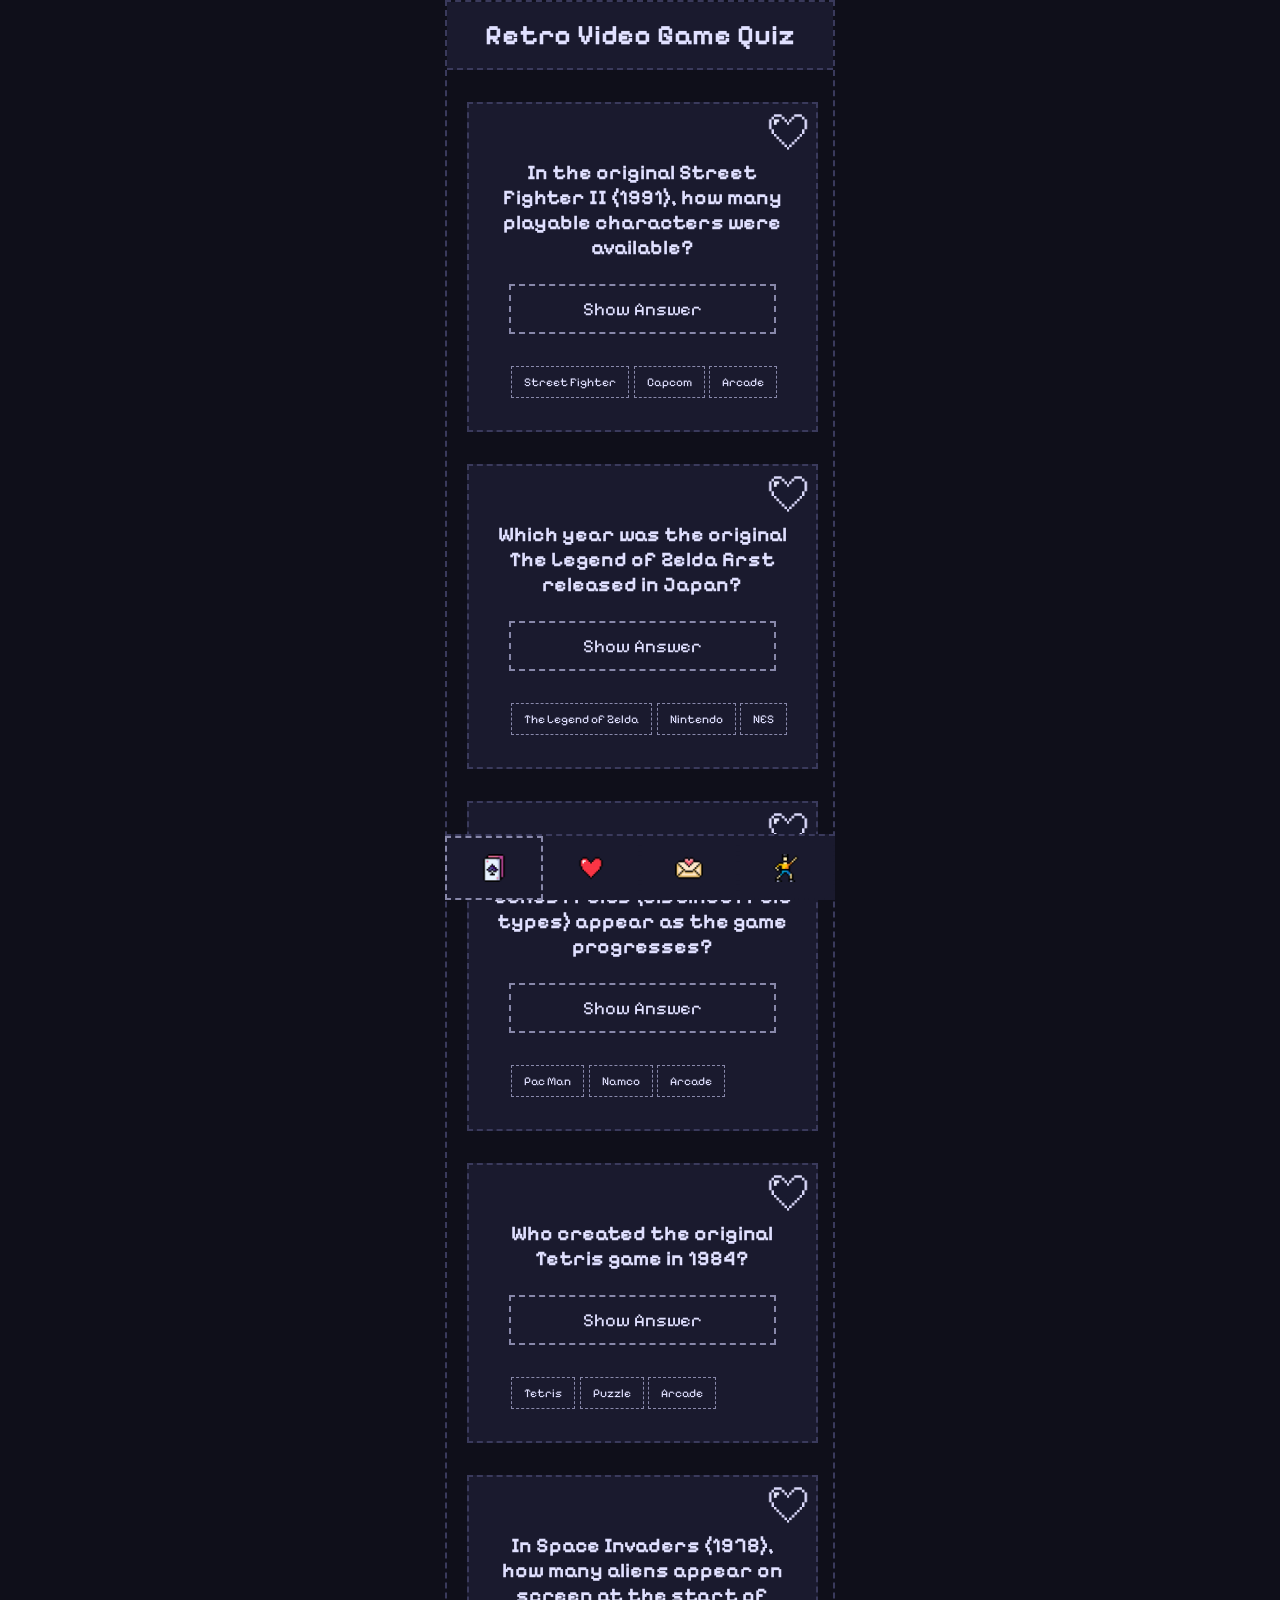
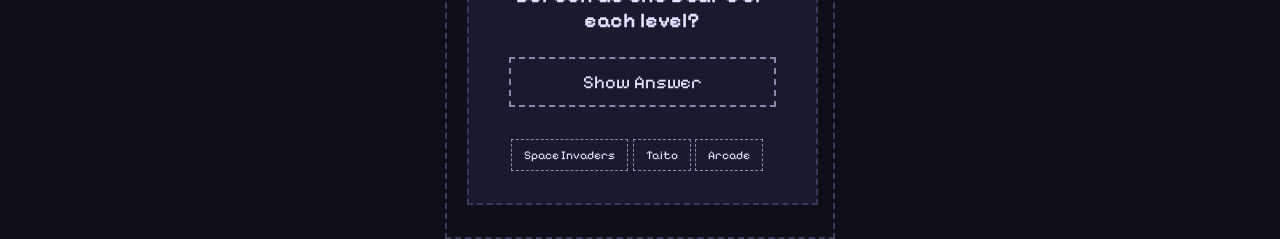
<file: index.html>
<!doctype html>
<html lang="en">
  <head>
    <meta charset="UTF-8" />
    <meta name="viewport" content="width=device-width, initial-scale=1.0" />
    <title>Retro Video Game Quiz</title>
    <link rel="stylesheet" href="css/styles.css" />
    <link rel="preconnect" href="https://fonts.googleapis.com" />
    <link rel="preconnect" href="https://fonts.gstatic.com" crossorigin />
    <link
      href="https://fonts.googleapis.com/css2?family=Pixelify+Sans:wght@400..700&display=swap"
      rel="stylesheet"
    />
    <script src="scripts/script.js" defer></script>
  </head>
  <body>
    <header><h1>Retro Video Game Quiz</h1></header>

    <main>
      <section class="card" aria-label="Question 1">
        <div class="bookmark-container">
          <button
            type="button"
            class="bookmark"
            aria-label="Add to bookmarks"
            data-js="bookmark-heart"
          ></button>
        </div>
        <div class="question">
          <h2>
            In the original Street Fighter II (1991), how many playable
            characters were available?
          </h2>
        </div>
        <div>
          <h3 class="answer" data-js="answer">8 characters</h3>
            <button type="button" class="btn toggle-btn" data-js="btn-answer">
            Show Answer</button>
        </div>
        <div>
          <ul class="tags" aria-label="Tags">
            <li>Street Fighter</li>
            <li>Capcom</li>
            <li>Arcade</li>
          </ul>
        </div>
      </section>

      <section class="card" aria-label="Question 2">
        <div class="bookmark-container">
          <button
            type="button"
            class="bookmark"
            aria-label="Add to bookmarks"
          ></button>
        </div>
        <div class="question">
          <h2>
            Which year was the original The Legend of Zelda first released in
            Japan?
          </h2>
        </div>
        <div>
          <h3 class="answer" data-js="answer">1986</h3>
            <button type="button" class="btn toggle-btn" data-js="btn-answer">
            Show Answer</button>
        </div>
        <div>
          <ul class="tags" aria-label="Tags">
            <li>The Legend of Zelda</li>
            <li>Nintendo</li>
            <li>NES</li>
          </ul>
        </div>
      </section>
      <section class="card" aria-label="Question 3">
        <div class="bookmark-container">
          <button
            type="button"
            class="bookmark"
            aria-label="Add to bookmarks"
          ></button>
        </div>
        <div class="question">
          <h2>
            In Pac-Man (1980), how many bonus fruits (distinct fruit types)
            appear as the game progresses?
          </h2>
        </div>
        <div>
          <h3 class="answer" data-js="answer">8 fruit types</h3>
            <button type="button" class="btn toggle-btn" data-js="btn-answer">
            Show Answer</button>
        </div>
        <div>
          <ul class="tags" aria-label="Tags">
            <li>Pac Man</li>
            <li>Namco</li>
            <li>Arcade</li>
          </ul>
        </div>
      </section>
      <section class="card" aria-label="Question 4">
        <div class="bookmark-container">
          <button
            type="button"
            class="bookmark"
            aria-label="Add to bookmarks"
          ></button>
        </div>
        <div class="question">
          <h2>
            Who created the original Tetris game in 1984?
          </h2>
        </div>
        <div>
          <h3 class="answer" data-js="answer">Alexey Pajitnov</h3>
            <button type="button" class="btn toggle-btn" data-js="btn-answer">
            Show Answer</button>
        </div>
        <div>
          <ul class="tags" aria-label="Tags">
            <li>Tetris</li>
            <li>Puzzle</li>
            <li>Arcade</li>
          </ul>
        </div>
      </section>

      <section class="card" aria-label="Question 5">
        <div class="bookmark-container">
          <button
            type="button"
            class="bookmark"
            aria-label="Add to bookmarks"
          ></button>
        </div>
        <div class="question">
          <h2>
             In Space Invaders (1978), how many aliens appear on screen
             at the start of each level?
          </h2>
        </div>
        <div>
          <h3 class="answer" data-js="answer">55 aliens (5 rows of 11)</h3>
            <button type="button" class="btn toggle-btn" data-js="btn-answer">
            Show Answer</button>
        </div>
        <div>
          <ul class="tags" aria-label="Tags">
            <li>Space Invaders</li>
            <li>Taito</li>
            <li>Arcade</li>
          </ul>
        </div>
      </section>
    </main>

    <footer>
     <nav aria-label="Main navigation">
        <ul class="footer">
            <li class="current">
               <a href="index.html">
                <img src="./assets/gambling.png" alt="Start quiz" />
               </a>
              </li>
            <li>
                <a href="bookmark.html">
                  <img src="./assets/heart-main.png" alt="Favorites" /> 
                </a>
            </li>
            <li>
                <a href="form.html">
                  <img src="./assets/mail.png" alt="Form" /> 
                </a>
            </li>
            <li>
              <a href="profile.html" aria-current="page">
                <img
                  src="./assets/dancing.png"
                  alt="Profile (Current page)"
                />
              </a>
            </li>
        </ul>
      </nav>
    </footer>
  </body>
</html>
</file>
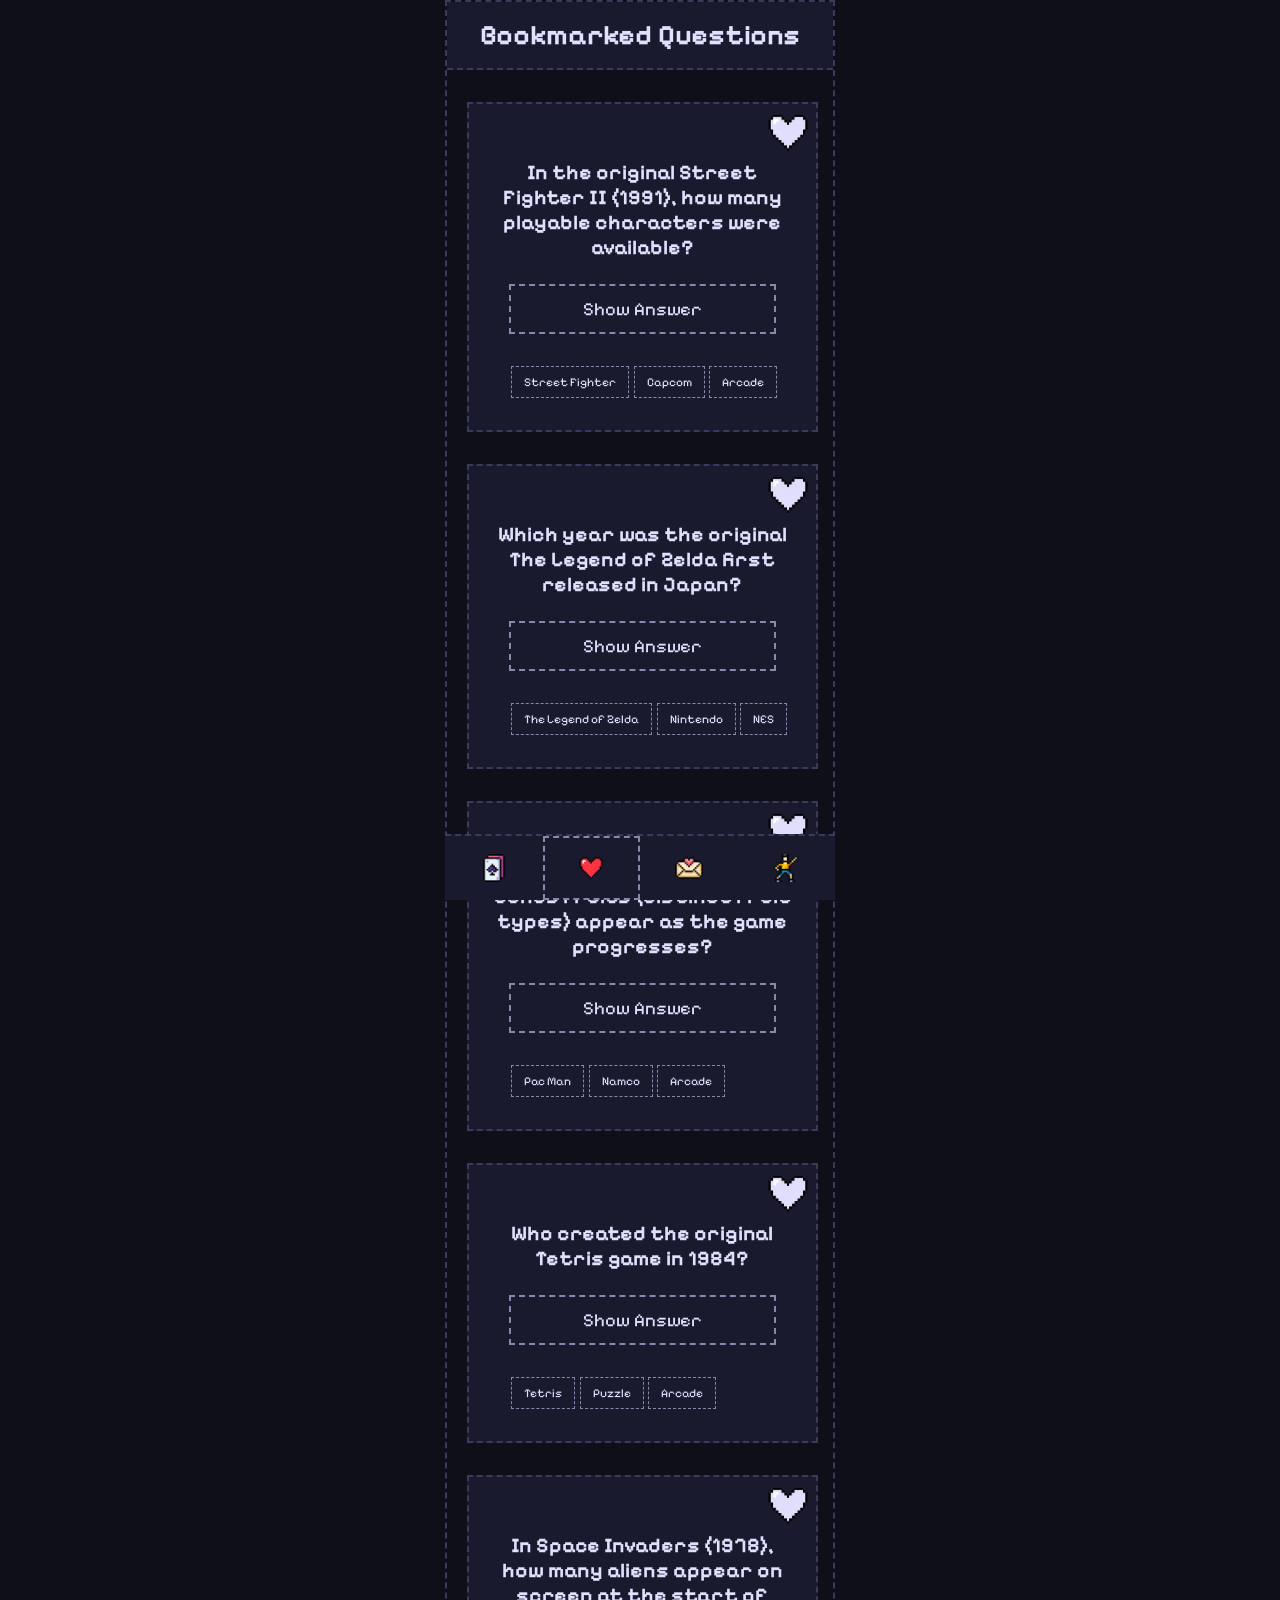
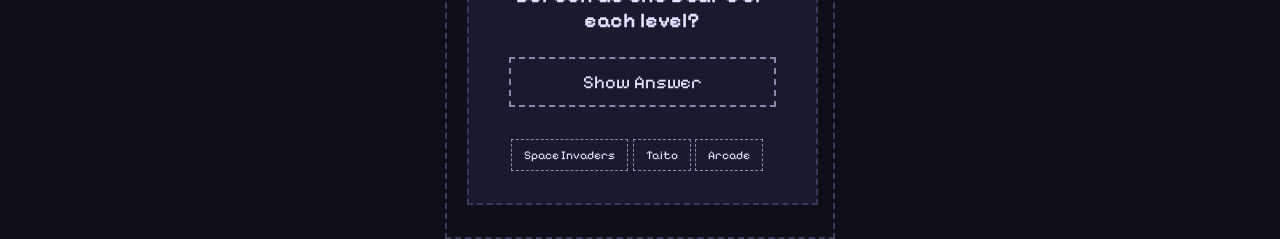
<file: bookmark.html>
<!doctype html>
<html lang="en">
  <head>
    <meta charset="UTF-8" />
    <meta name="viewport" content="width=device-width, initial-scale=1.0" />
    <title>Retro Video Game Quiz | Bookmarked Questions</title>
    <link rel="stylesheet" href="css/styles.css" />
    <link rel="preconnect" href="https://fonts.googleapis.com" />
    <link rel="preconnect" href="https://fonts.gstatic.com" crossorigin />
    <link
      href="https://fonts.googleapis.com/css2?family=Pixelify+Sans:wght@400..700&display=swap"
      rel="stylesheet"
    />
    <script src="scripts/script.js" defer></script>
  </head>
  <body>
    <header><h1>Bookmarked Questions</h1></header>
    <main>
      <section class="card" aria-label="Question 6">
        <div class="bookmark-container">
          <button
            type="button"
            class="bookmark bookmark-saved"
            aria-label="Remove bookmark"
            data-js="bookmark-heart"
          ></button>
        </div>
        <div class="question">
          <h2>
            In the original Street Fighter II (1991), how many playable
            characters were available?
          </h2>
        </div>
        <div>
          <h3 class="answer" data-js="answer">8 characters</h3>
            <button type="button" class="btn toggle-btn" data-js="btn-answer">Show Answer</button>
        </div>
        <div>
          <ul class="tags" aria-label="Tags">
            <li>Street Fighter</li>
            <li>Capcom</li>
            <li>Arcade</li>
          </ul>
        </div>
      </section>

      <section class="card" aria-label="Question 7">
        <div class="bookmark-container">
          <button
            type="button"
            class="bookmark bookmark-saved"
            aria-label="Remove bookmark"
          ></button>
        </div>
        <div class="question">
          <h2>
            Which year was the original The Legend of Zelda first released in
            Japan?
          </h2>
        </div>
        <div>
          <h3 class="answer" data-js="answer">1986</h3>
            <button type="button" class="btn toggle-btn" data-js="btn-answer">
            Show Answer</button>
        </div>

        <div>
          <ul class="tags" aria-label="Tags">
            <li>The Legend of Zelda</li>
            <li>Nintendo</li>
            <li>NES</li>
          </ul>
        </div>
      </section>

      <section class="card" aria-label="Question 8">
        <div class="bookmark-container">
          <button
            type="button"
            class="bookmark bookmark-saved"
            aria-label="Remove bookmark"
          ></button>
        </div>
        <div class="question">
          <h2>
            In Pac-Man (1980), how many bonus fruits (distinct fruit types)
            appear as the game progresses?
          </h2>
        </div>
        <div>
          <h3 class="answer" data-js="answer">8 fruit types</h3>
            <button type="button" class="btn toggle-btn" data-js="btn-answer">
            Show Answer</button>
        </div>
        <div>
          <ul class="tags" aria-label="Tags">
            <li>Pac Man</li>
            <li>Namco</li>
            <li>Arcade</li>
          </ul>
        </div>
      </section>
      <section class="card" aria-label="Question 9">
        <div class="bookmark-container">
          <button
            type="button"
            class="bookmark bookmark-saved"
            aria-label="Add to bookmarks"
          ></button>
        </div>
        <div class="question">
          <h2>
            Who created the original Tetris game in 1984?
          </h2>
        </div>
        <div>
          <h3 class="answer" data-js="answer">Alexey Pajitnov</h3>
            <button type="button" class="btn toggle-btn" data-js="btn-answer">
            Show Answer</button>
        </div>
        <div>
          <ul class="tags" aria-label="Tags">
            <li>Tetris</li>
            <li>Puzzle</li>
            <li>Arcade</li>
          </ul>
        </div>
      </section>

      <section class="card" aria-label="Question 5">
        <div class="bookmark-container">
          <button
            type="button"
            class="bookmark bookmark-saved"
            aria-label="Add to bookmarks"
          ></button>
        </div>
        <div class="question">
          <h2>
             In Space Invaders (1978), how many aliens appear on screen
             at the start of each level?
          </h2>
        </div>
        <div>
           <h3 class="answer" data-js="answer">55 aliens (5 rows of 11)</h3>
            <button type="button" class="btn toggle-btn" data-js="btn-answer">
            Show Answer</button>
        </div>
        <div>
          <ul class="tags" aria-label="Tags">
            <li>Space Invaders</li>
            <li>Taito</li>
            <li>Arcade</li>
          </ul>
        </div>
      </section>
    </main>

    <footer>
      <nav aria-label="Main navigation">
        <ul class="footer">
            <li>
               <a href="index.html">
                <img src="./assets/gambling.png" alt="Start quiz" />
               </a>
              </li>
            <li class="current">
                <a href="bookmark.html">
                  <img src="./assets/heart-main.png" alt="Favorites" /> 
                </a>
            </li>
            <li>
                <a href="form.html">
                  <img src="./assets/mail.png" alt="Form" /> 
                </a>
            </li>
            <li>
              <a href="profile.html" aria-current="page">
                <img
                  src="./assets/dancing.png"
                  alt="Profile (Current page)"
                />
              </a>
            </li>
        </ul>
      </nav>
    </footer>
  </body>
</html>
</file>
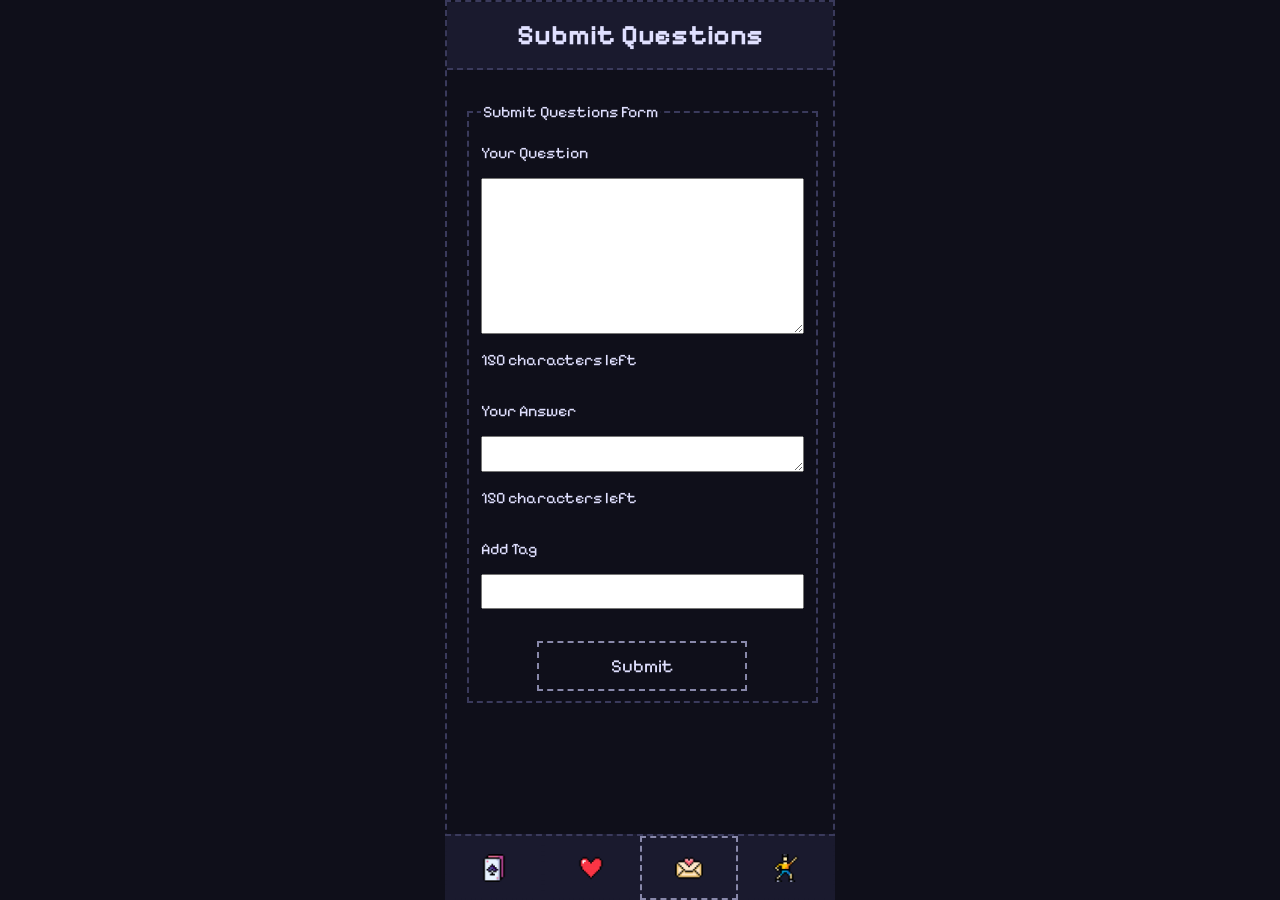
<file: form.html>
<!doctype html>
<html lang="en">
  <head>
    <meta charset="UTF-8" />
    <meta name="viewport" content="width=device-width, initial-scale=1.0" />
    <title>Retro Video Game Quiz | Submit Questions</title>
    <link rel="stylesheet" href="css/styles.css" />
    <link rel="preconnect" href="https://fonts.googleapis.com" />
    <link rel="preconnect" href="https://fonts.gstatic.com" crossorigin />
    <link
      href="https://fonts.googleapis.com/css2?family=Pixelify+Sans:wght@400..700&display=swap"
      rel="stylesheet"
    />
    <script src="scripts/form.js" defer></script>
    <script src="scripts/characters.js" defer></script>
    <script src="scripts/formNewCard.js" defer></script>
  </head>
  <body>
    <header><h1>Submit Questions</h1></header>

    <main>
      <section class="form" aria-label="Submit Questions Form">
       <form data-js="form">
        <fieldset>
            <legend>Submit Questions Form</legend>
                <label for="user-question">Your Question</label>
                <textarea
                    name="userQuestion"
                    maxlength="150"
                    id="user-question"
                    rows="10"
                ></textarea>
                <span><span data-js="characters-left-questions">150</span> characters left</span>
                <label for="user-answer">Your Answer</label>
                <textarea
                    name="userAnswer"
                    id="user-answer"
                    maxlength="150"
                ></textarea>
                <span><span data-js="characters-left-answers">150</span> characters left</span>

                 <label for="user-tag">Add Tag</label>
                <input
                    type="text"
                    name="userTag"
                    id="user-tag"
                >
                <button type="submit" class="btn">Submit</button>
        </fieldset>
       </form>
      </section>
     
    </main>

    <footer>
     <nav aria-label="Main navigation">
        <ul class="footer">
            <li>
               <a href="index.html">
                <img src="./assets/gambling.png" alt="Start quiz" />
               </a>
              </li>
            <li>
                <a href="bookmark.html">
                  <img src="./assets/heart-main.png" alt="Favorites" /> 
                </a>
            </li>
             <li class="current">
                <a href="form.html">
                  <img src="./assets/mail.png" alt="Form" /> 
                </a>
            </li>
            <li>
              <a href="profile.html" aria-current="page">
                <img
                  src="./assets/dancing.png"
                  alt="Profile (Current page)"
                />
              </a>
            </li>
        </ul>
      </nav>
    </footer>
  </body>
</html>
</file>
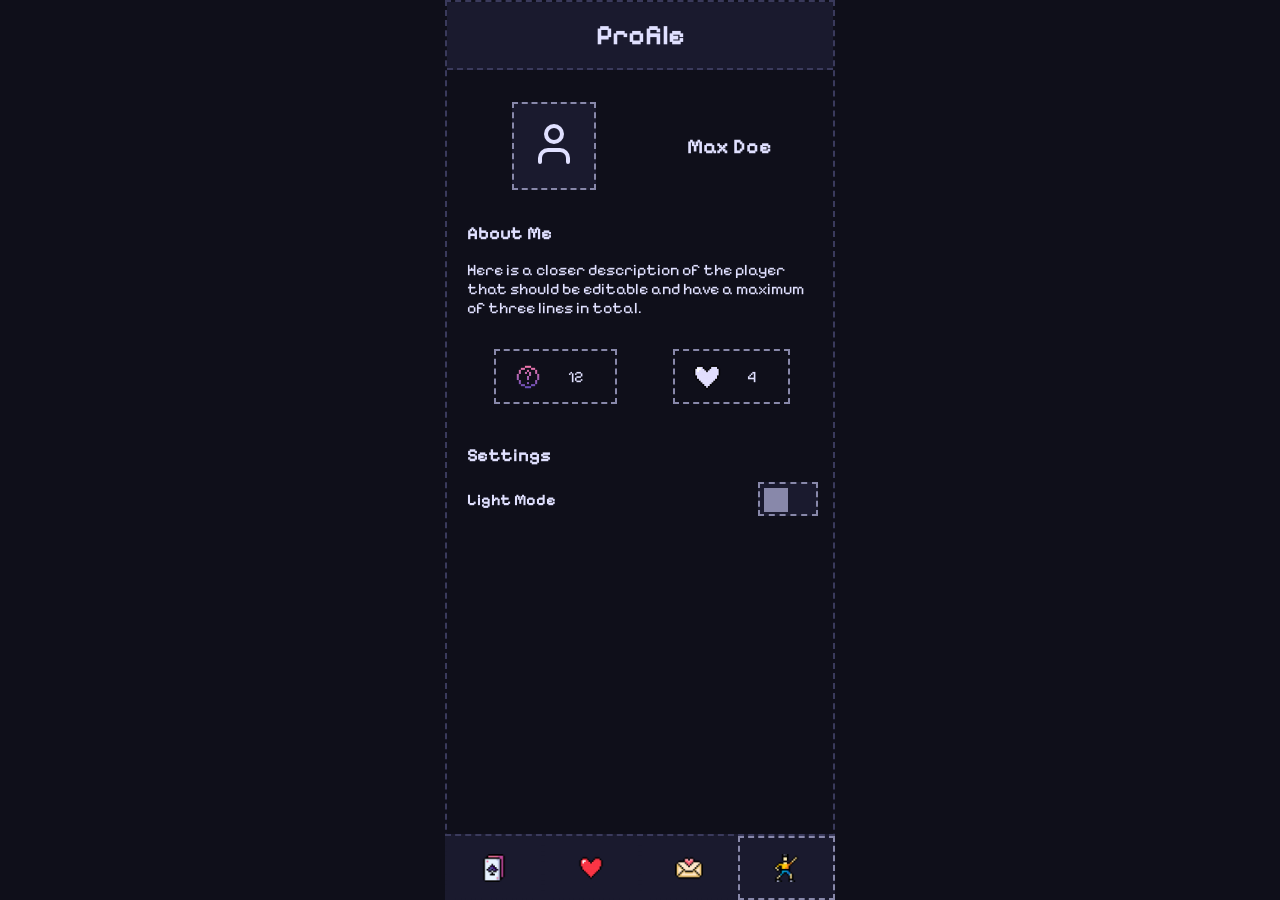
<file: profile.html>
<!doctype html>
<html lang="en">
  <head>
    <meta charset="UTF-8" />
    <meta name="viewport" content="width=device-width, initial-scale=1.0" />
    <title>Retro Video Game Quiz | Profile</title>
    <link rel="stylesheet" href="css/styles.css" />
    <link rel="stylesheet" href="css/profile.css" />
    <link rel="preconnect" href="https://fonts.googleapis.com" />
    <link rel="preconnect" href="https://fonts.gstatic.com" crossorigin />
    <link
      href="https://fonts.googleapis.com/css2?family=Pixelify+Sans:wght@400..700&display=swap"
      rel="stylesheet"
    />
    <script src="scripts/darkmode.js" defer ></script>
  </head>
  <body>
    <header>
      <h1>Profile</h1>
    </header>

    <main>
      <section aria-labelledby="profile-heading">
        <div class="profile">
          <div class="profile-pic" aria-hidden="true">
            <svg
              xmlns="http://www.w3.org/2000/svg"
              viewBox="0 0 24 24"
              fill="none"
              stroke="currentColor"
              stroke-width="2"
              stroke-linecap="round"
              stroke-linejoin="round"
              class="lucide lucide-user-icon lucide-user"
            >
              <path d="M19 21v-2a4 4 0 0 0-4-4H9a4 4 0 0 0-4 4v2" />
              <circle cx="12" cy="7" r="4" />
            </svg>
          </div>
          <h2 id="profile-heading">Max Doe</h2>
        </div>

        <div class="profile-about">
          <h3>About Me</h3>
          <p>
            Here is a closer description of the player that should be editable
            and have a maximum of three lines in total.
          </p>
        </div>
      </section>

      <section aria-label="Statistics">
        <div class="profile-counters">
          <span class="profile-counters-container">
            <img
              src="assets/question.png"
              alt="Answered questions:"
            />
            <span>12</span>
          </span>
          <span class="profile-counters-container">
            <img
              src="assets/heart-unselect2.png"
              alt="Saved favorites:"
            />
            <span>4</span>
          </span>
        </div>
      </section>

      <section aria-labelledby="settings-heading">
        <div class="profile-settings">
          <h3 id="settings-heading">Settings</h3>
          <div class="light-mode-toggle">
            <h4 id="light-mode-label" data-js="dark-light-switch">Light Mode</h4>
            <label class="switch">
              <input type="checkbox" onChange={darkmode} id="light-mode-toggle" aria-labelledby="light-mode-label" />
              <span class="slider"></span>
            </label>
          </div>
        </div>
      </section>
    </main>
    <footer>
      <nav aria-label="Main navigation">
        <ul class="footer">
            <li>
               <a href="index.html">
                <img src="./assets/gambling.png" alt="Start quiz" />
               </a>
              </li>
            <li>
                <a href="bookmark.html">
                  <img src="./assets/heart-main.png" alt="Favorites" /> 
                </a>
            </li>
            <li>
                <a href="form.html">
                  <img src="./assets/mail.png" alt="Form" /> 
                </a>
            </li>
            <li class="current">
              <a href="profile.html" aria-current="page">
                <img
                  src="./assets/dancing.png"
                  alt="Profile (Current page)"
                />
              </a>
            </li>
        </ul>
      </nav>
    </footer>
  </body>
</html>
</file>
<file: css/styles.css>
@import "global.css";
@import "profile.css";

body {
  min-height: 100vh;
  max-width: 390px;
  background-color: var(--color-main);
  border: 0.15rem dashed var(--color-border);
  color: var(--color-text-primary);
  margin: 0 auto;
  font-family: var(--font-primary);
  font-weight: 400;
  display: var(--display-flex);
  flex-direction: column;
}

/*---MAIN---*/

h1,
h2,
h3,
li {
  text-align: var(--textalign-center);
}

h1 {
  font-size: var(--size-h1);
}

h2 {
  font-size: var(--size-h2);
}

h3 {
  font-size: var(--size-h3);
}

main {
  width: 390px;
  flex: 1;
}

header {
  background-color: var(--color-card-bg);
  border-bottom: 0.15rem dashed var(--color-border);
  position: sticky;
  top: 0;
  padding: 1rem 0;
}

/*---CARD---*/

.card {
  border: 0.15rem dashed var(--color-border);
  background-color: var(--color-card-bg);
  display: var(--display-flex);
  flex-direction: column;
  justify-content: center;
  max-width: 90%;
  margin: 2rem var(--margin-autocenter);
}

.bookmark-container {
  display: var(--display-flex);
  justify-content: flex-end;
  align-items: center;
  width: 100%;
}

button.bookmark {
  cursor: var(--cursor-pointer);
}


.bookmark {
  background-size: contain;
  background-repeat: no-repeat;
  background-position: center;
  background-color: transparent;
  background-image: url("../assets/heart-unselect.png");
  border-style: none;
  margin: 0.25rem;
  width: 3rem;
  height: 3rem;
  transition: background-image 0.5s ease;
}

.bookmark-saved {
  background-image: url("../assets/heart-unselect2.png");
}

.bookmark:hover {
  /* background-image: url("../assets/heart-main.png"); */
  transform: scale(1.1);
}

.bookmark img {
  width: 3rem;
  height: 3rem;
  object-fit: contain;
}

.question {
  margin: 0 1.5rem 1.5rem;
}

/*---SHOW/HIDE BUTTON---*/

.btn {
  background: none;
  border: 0.15rem dashed var(--color-text-secondary);
  color: var(--color-text-primary);
  font-family: var(--font-primary);
  font-size: var(--size-h3);
  padding: 0.75rem 4.5rem;
  margin: 0 var(--margin-autocenter);
  transition: border-color 0.5s ease, color 0.5 ease;
}

.toggle-btn {
  display: var(--display-flex);
  flex-direction: column;
  align-content: center;
}

.btn:hover {
  border-color: var(--color-primary-accent);
  color: var(--color-primary-accent);
  cursor: var(--cursor-pointer);
}

.answer {
  display: var(--display-none);
  margin-bottom: 1rem;
}

.reveal {
  display: block;
}

/* .hide-text {
  display: var(--display-none);
}
.toggle-input {
  display: var(--display-none);
}

.toggle-input:checked ~ .toggle-btn .answer {
  display: block;
}
.toggle-input:checked ~ .toggle-btn .show-text {
  display: var(--display-none);
}
.toggle-input:checked ~ .toggle-btn .hide-text {
  display: inline;
} */

/*---TAGS---*/

.footer,
.tags {
  display: var(--display-flex);
  list-style: none;
}

.tags {
  margin: 2rem var(--margin-autocenter);
}

.tags li {
  border: 1px dashed var(--color-text-secondary);
  font-size: 0.75rem;
  padding: 0.5rem 0.75rem;
  background-color: var(--color-card-bg);
  margin: 0 0.15rem;
}

.tags li:hover {
  border-color: var(--color-secondary-accent);
  color: var(--color-secondary-accent);
  cursor: var(--cursor-pointer);
}

/*---FORM---*/

fieldset{
  display: var(--display-flex);
  flex-direction: column;
  gap: 1rem;
  border: 2px dashed var(--color-border);
  margin-top: 2rem;
}

form {
  display: var(--display-flex);
  flex-direction: column;
  
}

.form input {
  margin: 0 auto 1rem;
  padding: 0.5rem 0.75rem;
  width: 100%;
}

.form label {
  margin-top: 1rem;
}


/*---FOOTER---*/

footer {
  background-color: var(--color-card-bg);
  display: var(--display-flex);
  position: fixed;
  max-width: 390px;
  width: 100%;
  bottom: 0;
  left: 50%;
  transform: translateX(-50%);
  border-top: 0.15rem dashed var(--color-border);
}

footer nav {
  width: 100%;
}

footer ul {
  justify-content: space-between;
  width: 100%;
  margin: 0;
  padding: 0;
  cursor: var(--cursor-pointer);
}

footer ul li a {
  display: var(--display-flex);
  align-items: center;
  justify-content: center;
  padding: 1rem 0;
  height: 100%;
  width: 100%;
}

footer ul li img {
  width: 30%;
}

footer ul li {
  border: 0.15rem dashed var(--color-card-bg);
}

footer ul li.current {
  border-color: var(--color-text-secondary);
}

footer ul li:hover {
  border: 0.15rem dashed var(--color-primary-accent);
}
</file>
<file: css/profile.css>
@import "global.css";

section {
  width: 90%;
  margin: 0 var(--margin-autocenter);
}

/*--- PROFILE PIC & NAME ---*/

.profile {
  display: var(--display-flex);
  justify-content: space-around;
  align-items: center;
  margin: 2rem var(--margin-autocenter) 0;
}

.profile-pic {
  background-color: var(--color-card-bg);
  border: 0.15rem dashed var(--color-text-secondary);
}

.profile svg {
  padding: 1rem;
  width: 5rem;
  height: 5rem;
}

/*--- PROFILE ABOUT ---*/

.profile-about {
  display: var(--display-flex);
  flex-direction: column;
  align-items: var(--flex-start);
  justify-content: var(--flex-start);
  margin: 1rem 0 2rem;
}

.profile-about p {
  margin-top: 0;
}

/*--- PROFILE COUNTERS ---*/

.profile-counters {
  display: var(--display-flex);
  justify-content: space-around;
  margin: 1.5rem 0;
}

.profile-counters span {
  display: var(--display-flex);
  align-items: center;
  gap: 0.5rem;
  padding: 0.5rem 1rem;
}

.profile-counters-container {
  border: 0.15rem dashed var(--color-text-secondary);
}

.profile-counters img {
  width: 2rem;
}

/*--- PROFILE SETTINGS ---*/

.profile-settings {
  display: var(--display-flex);
  flex-direction: column;
  align-items: var(--flex-start);
  justify-content: var(--flex-start);
  margin-bottom: 3rem;
}

.light-mode-toggle {
  display: var(--display-flex);
  flex-direction: row;
  justify-content: space-between;
  align-items: center;
  width: 100%;
}

.profile-about h3,
.profile-settings h3 {
  margin: 1rem 0;
}

/*---DARKMODE SLIDER---*/

.switch {
  position: relative;
  display: inline-block;
  width: 60px;
  height: 34px;
}

.switch input {
  opacity: 0;
  width: 0;
  height: 0;
}

.slider {
  position: absolute;
  cursor: pointer;
  top: 0;
  left: 0;
  right: 0;
  bottom: 0;
  background-color: var(--color-card-bg);
  border: 0.15rem dashed var(--color-text-secondary);
  -webkit-transition: 0.4s;
  transition: 0.4s;
}

.slider:before {
  position: absolute;
  content: "";
  height: 1.5rem;
  width: 1.5rem;
  left: 4px;
  bottom: 4px;
  top: 4px;
  background-color: var(--color-text-secondary);
  -webkit-transition: 0.4s;
  transition: 0.4s;
}

input:checked + .slider {
  background-color: var(--color-border);
}

input:focus + .slider {
  box-shadow: 0 0 1px var(--color-border);
}

input:checked + .slider:before {
  -webkit-transform: translateX(26px);
  -ms-transform: translateX(26px);
  transform: translateX(26px);
}
</file>
